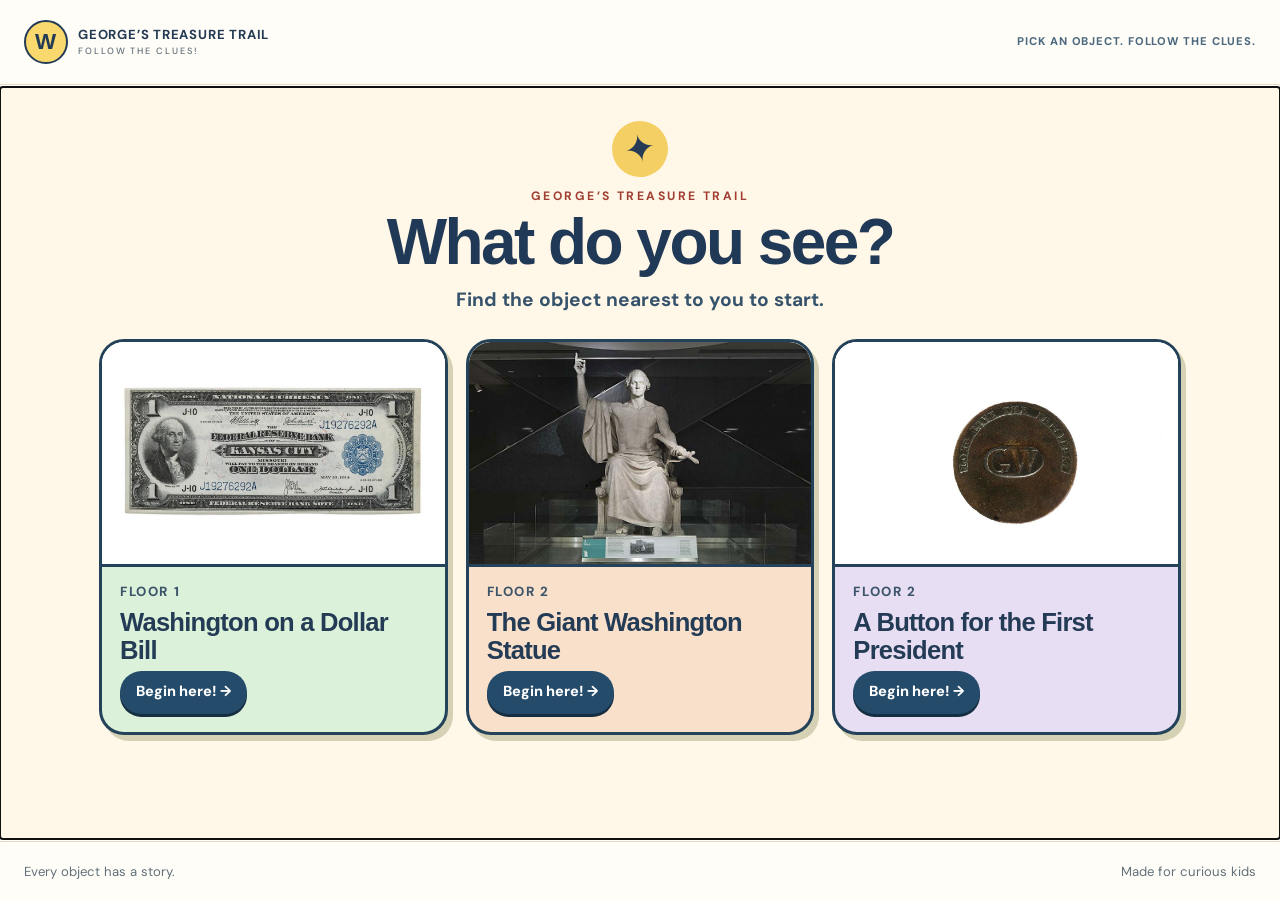
<file: index.html>
<!doctype html>
<html lang="en">
<head>
  <meta charset="utf-8">
  <meta name="viewport" content="width=device-width, initial-scale=1">
  <meta name="theme-color" content="#f4efe5">
  <title>Where Will George Washington Take You?</title>
  <link rel="stylesheet" href="style.css">
  <script src="script.js" defer></script>
</head>
<body>
  <header class="site-header"><a class="brand" href="#" id="home-link" aria-label="Pick a new first object"><span class="brand-mark">W</span><span>GEORGE’S TREASURE TRAIL <small>FOLLOW THE CLUES!</small></span></a><span class="header-note">Pick an object. Follow the clues.</span></header>
  <main id="app" tabindex="-1"><p class="loading">Opening the collection…</p></main>
  <footer class="site-footer"><span>Every object has a story.</span><span>Made for curious kids</span></footer>
</body>
</html>
</file>
<file: style.css>
@import url('https://fonts.googleapis.com/css2?family=DM+Sans:wght@400;500;600;700&family=Playfair+Display:wght@500;600;700&display=swap');
:root{--paper:#f4efe5;--cream:#fffdf8;--ink:#172a3c;--muted:#62707b;--blue:#315d75;--blue2:#d8e4e8;--red:#934b43;--gold:#bf9653;--line:#d8d0c1;--shadow:0 16px 40px #172a3c14}*{box-sizing:border-box}html{scroll-behavior:smooth}body{margin:0;background:var(--paper);color:var(--ink);font-family:'DM Sans',Arial,sans-serif;line-height:1.55}button,a{font:inherit}button{cursor:pointer}a{color:var(--blue)}button:focus-visible,a:focus-visible{outline:3px solid var(--gold);outline-offset:4px}.site-header,.site-footer{display:flex;justify-content:space-between;align-items:center;gap:1rem;padding:20px max(24px,calc((100vw - 1240px)/2));border-bottom:1px solid var(--line)}.site-footer{border-top:1px solid var(--line);border-bottom:0;color:var(--muted);font-size:.82rem}.brand{display:flex;align-items:center;gap:10px;color:var(--ink);text-decoration:none;font-weight:700;font-size:.75rem;letter-spacing:.13em;line-height:1.2}.brand small{display:block;font-size:.57rem;font-weight:500;letter-spacing:.21em;color:var(--muted);margin-top:4px}.brand-mark{display:grid;place-items:center;width:38px;height:38px;border:1px solid var(--red);border-radius:50%;font:600 1.4rem Georgia,serif;color:var(--red)}.header-note{text-transform:uppercase;color:var(--muted);letter-spacing:.15em;font-size:.65rem}main{min-height:calc(100vh - 148px)}.shell{max-width:1240px;margin:auto;padding:34px 24px 70px}.eyebrow{text-transform:uppercase;letter-spacing:.2em;color:var(--red);font-weight:700;font-size:.69rem}.display{font:600 clamp(2.7rem,6vw,5.7rem)/1.05 'Playfair Display',Georgia,serif;letter-spacing:-.045em;margin:16px 0 24px}.section-title{font:600 clamp(2rem,4vw,3.2rem)/1.14 'Playfair Display',Georgia,serif;letter-spacing:-.03em;margin:12px 0 14px}.lead{font-size:clamp(1rem,1.7vw,1.2rem);color:#3f5260;max-width:620px}.button{border:0;border-radius:100px;background:var(--ink);color:#fff;padding:15px 25px;display:inline-flex;align-items:center;gap:16px;font-weight:700;text-decoration:none;box-shadow:0 8px 20px #172a3c20;transition:transform .2s,background .2s}.button:hover{transform:translateY(-2px);background:var(--blue)}.button.secondary{background:transparent;color:var(--ink);border:1px solid var(--ink);box-shadow:none}.button.red{background:var(--red)}.text-button{background:none;border:0;color:var(--blue);text-decoration:underline;padding:0}.intro{display:grid;grid-template-columns:1fr 1fr;align-items:center;gap:7%;min-height:70vh}.intro-copy{padding:30px 0}.intro-copy .lead{margin-bottom:34px}.intro-art{position:relative;min-height:530px;border-radius:220px 220px 16px 16px;background:radial-gradient(circle at 50% 40%,#f6ead1 0 22%,transparent 23%),linear-gradient(145deg,#dbe5e5,#b9ced2);overflow:hidden;box-shadow:var(--shadow)}.intro-art:before,.intro-art:after{content:'';position:absolute;border:1px solid #ffffff91;border-radius:50%;width:470px;height:470px;top:35px;left:50%;transform:translateX(-50%)}.intro-art:after{width:335px;height:335px;top:102px}.intro-compass{position:absolute;inset:0;display:grid;place-items:center;font:700 12rem 'Playfair Display',Georgia,serif;color:#345a688a}.art-chip{position:absolute;background:var(--cream);border:1px solid #ffffffb8;box-shadow:var(--shadow);border-radius:14px;padding:12px 15px;font-size:.75rem;font-weight:700}.art-chip:nth-child(2){left:5%;top:18%}.art-chip:nth-child(3){right:5%;top:25%}.art-chip:nth-child(4){left:10%;bottom:18%}.art-chip:nth-child(5){right:8%;bottom:13%}.intro-caption{margin-top:18px;color:var(--muted);font-size:.8rem}.topline{display:flex;justify-content:space-between;align-items:end;gap:20px;margin-bottom:22px}.map-layout{display:grid;grid-template-columns:minmax(0,1fr) 265px;gap:24px}.network-panel{background:#e9e7db;border:1px solid var(--line);border-radius:22px;min-height:650px;position:relative;overflow:hidden;background-image:radial-gradient(#c7c9bc 1px,transparent 1px);background-size:25px 25px}.network-inner{position:relative;min-width:780px;height:650px}.network-lines{position:absolute;inset:0;width:100%;height:100%;pointer-events:none}.network-lines line{stroke:#9ab0b5;stroke-width:2;stroke-dasharray:5 6}.root-node{position:absolute;left:50%;top:50%;transform:translate(-50%,-50%);z-index:2;width:158px;height:158px;background:var(--ink);border:7px solid var(--paper);border-radius:50%;box-shadow:0 12px 35px #172a3c33;color:white;display:grid;place-content:center;text-align:center;font:600 1.25rem/1.2 'Playfair Display',Georgia,serif}.root-node span{font:700 .55rem 'DM Sans',sans-serif;letter-spacing:.17em;color:#d9c29b;margin-bottom:8px}.network-card{position:absolute;z-index:3;width:154px;min-height:147px;background:var(--cream);border:1px solid #d2cdc2;border-radius:14px;box-shadow:0 8px 20px #26384920;padding:0;overflow:hidden;text-align:left;transition:transform .2s,box-shadow .2s}.network-card:hover{transform:translateY(-5px);box-shadow:0 14px 26px #26384930}.network-card img{width:100%;height:74px;object-fit:cover;background:#e2ded2}.network-card strong,.network-card small{display:block;padding:0 10px}.network-card strong{font-size:.72rem;line-height:1.2;margin:8px 0 3px}.network-card small{font-size:.61rem;color:var(--muted);padding-bottom:9px}.map-note{background:var(--cream);border:1px solid var(--line);border-radius:20px;padding:25px;align-self:start;box-shadow:var(--shadow)}.map-note h3{font:600 1.4rem 'Playfair Display',Georgia,serif;margin:8px 0}.map-note p{font-size:.88rem;color:var(--muted)}.legend{display:grid;gap:9px;margin-top:24px;font-size:.75rem;color:var(--muted)}.legend div{display:flex;align-items:center;gap:9px}.dot{width:13px;height:13px;border-radius:50%;background:var(--ink)}.dot.object{background:var(--cream);border:2px solid var(--blue)}.dot.concept{background:var(--gold)}.progress-row{display:flex;justify-content:space-between;align-items:center;gap:16px;margin:8px 0 22px}.progress-track{display:flex;gap:6px}.progress-track span{height:5px;width:35px;background:#d6d2c8;border-radius:10px}.progress-track span.active{background:var(--red)}.object-layout{display:grid;grid-template-columns:minmax(0,1.02fr) minmax(0,.98fr);gap:35px}.object-visual{background:#dce5e5;border-radius:24px;overflow:hidden;min-height:480px;display:grid;place-items:center;border:1px solid var(--line)}.object-visual img{width:100%;height:100%;max-height:600px;object-fit:cover}.object-detail{padding:10px 0}.object-detail .section-title{font-size:clamp(2rem,3.8vw,3.5rem)}.museum-line{color:var(--red);font-weight:700;font-size:.87rem;letter-spacing:.04em}.description{color:#425460;font-size:1rem;max-width:570px}.metadata{border-top:1px solid var(--line);padding-top:18px;margin-top:24px;display:grid;grid-template-columns:90px 1fr;gap:12px;font-size:.82rem}.metadata dt{color:var(--muted)}.metadata dd{margin:0}.tags{display:flex;gap:6px;flex-wrap:wrap}.tag{display:inline-block;background:#e5e9e7;border-radius:100px;padding:5px 10px;font-size:.72rem;color:#405763}.source-note{color:var(--muted);font-size:.72rem;margin-top:20px}.choices{margin-top:40px;border-top:1px solid var(--line);padding-top:27px}.choices h3{font:600 1.6rem 'Playfair Display',Georgia,serif;margin:0 0 7px}.choices p{color:var(--muted);font-size:.85rem;margin:0 0 17px}.choice-grid{display:grid;grid-template-columns:repeat(3,1fr);gap:10px}.choice{min-height:124px;border:1px solid #c9c7be;border-radius:15px;background:var(--cream);text-align:left;padding:18px;color:var(--ink);transition:border-color .2s,transform .2s,box-shadow .2s}.choice:hover{border-color:var(--red);transform:translateY(-3px);box-shadow:var(--shadow)}.choice .choice-number{font-size:.66rem;color:var(--red);letter-spacing:.14em;font-weight:700}.choice strong{display:block;font:600 1.17rem 'Playfair Display',Georgia,serif;margin:8px 0 5px}.choice small{color:var(--muted);font-size:.72rem}.final-hero{text-align:center;max-width:750px;margin:15px auto 35px}.final-hero p{color:var(--muted)}.stats{display:flex;justify-content:center;gap:10px;flex-wrap:wrap;margin:23px 0}.stat{background:var(--cream);border:1px solid var(--line);border-radius:10px;padding:9px 16px;font-size:.82rem}.stat strong{color:var(--red)}.journey-scroll{overflow-x:auto;padding:12px 4px 35px}.journey-path{min-width:max-content;display:flex;align-items:center;gap:0;margin:auto;width:max-content}.path-root,.path-object,.path-concept{animation:reveal .5s both;flex-shrink:0}.path-root{width:132px;height:132px;border-radius:50%;display:grid;place-content:center;text-align:center;color:#fff;background:var(--ink);font:600 1.15rem/1.15 'Playfair Display',Georgia,serif}.path-root small{font:700 .57rem 'DM Sans',sans-serif;letter-spacing:.15em;color:#e2c994;margin-bottom:6px}.path-object{width:150px;background:var(--cream);border:1px solid var(--line);border-radius:14px;overflow:hidden;box-shadow:var(--shadow);align-self:stretch}.path-object img{width:100%;height:95px;object-fit:cover}.path-object div{padding:9px}.path-object strong{font-size:.76rem;line-height:1.25;display:block}.path-object small{font-size:.64rem;color:var(--muted)}.path-object.away{border-color:#b9cbd1}.path-concept{background:#efe1c6;border:1px solid #d6ba84;border-radius:100px;padding:9px 13px;max-width:120px;text-align:center;font-size:.7rem;font-weight:700;color:#71542c;line-height:1.2}.path-line{width:28px;height:2px;background:#bda982;flex-shrink:0}.final-actions{text-align:center;margin-top:20px}.final-list{margin:25px auto 0;max-width:750px;color:var(--muted);font-size:.84rem}.final-list strong{color:var(--ink)}.loading{padding:60px;text-align:center}.error{max-width:680px;margin:60px auto;background:var(--cream);padding:30px;border-radius:15px}@keyframes reveal{from{opacity:0;transform:translateY(15px)}to{opacity:1;transform:translateY(0)}}@media(max-width:900px){.map-layout{grid-template-columns:1fr}.network-panel{overflow-x:auto}.map-note{order:-1}.intro{grid-template-columns:1fr}.intro-art{min-height:360px}.object-layout{grid-template-columns:1fr}.object-visual{min-height:330px}.object-visual img{max-height:440px}.choice-grid{grid-template-columns:1fr}}@media(max-width:600px){.site-header,.site-footer{padding-left:18px;padding-right:18px}.header-note{display:none}.shell{padding:20px 18px 55px}.intro{min-height:auto}.intro-copy{padding:25px 0}.intro-art{min-height:310px}.intro-compass{font-size:8rem}.art-chip{font-size:.62rem}.topline{display:block}.network-panel,.network-inner{height:610px;min-height:610px}.object-visual{min-height:280px}.metadata{grid-template-columns:75px 1fr}.progress-row{align-items:start;flex-direction:column}.site-footer{font-size:.72rem}}
.scroll-hint{font-size:.75rem;margin:6px 0 0}
/* Expanding collection map */
.network-inner{width:1130px;min-width:1130px;height:710px}
.network-panel{min-height:710px;overflow:auto}
.network-lines{width:1130px;height:710px}
.network-lines .ray{stroke:#aebfc0;stroke-dasharray:5 7;stroke-width:1.5}
.network-lines .chosen{stroke:var(--red);stroke-dasharray:none;stroke-width:3;stroke-linecap:round}
.network-lines .edge-label{font:700 12px 'DM Sans',Arial,sans-serif;fill:#733a35;paint-order:stroke;stroke:#f4efe5;stroke-width:5px;stroke-linejoin:round}
.root-node{left:465px;top:340px}
.network-card.visited{border:2px solid var(--red);box-shadow:0 7px 24px #934b4338}
.network-card.discovered{border-color:var(--blue)}
.map-caption{font-size:.75rem;color:var(--muted);margin:8px 3px}
.live-map{margin-bottom:35px}
.live-map-head{display:flex;justify-content:space-between;align-items:end;gap:24px;margin:0 0 15px}
.live-map-head h2{font:600 1.55rem 'Playfair Display',Georgia,serif;margin:5px 0 0}
.live-map-head p{max-width:365px;font-size:.79rem;color:var(--muted);margin:0}
.live-map .network-panel{height:420px;min-height:420px}
.map-preview{background:var(--cream);border:1px solid var(--line);border-radius:0 0 12px 12px;padding:12px 18px;font-size:.79rem;color:var(--muted);min-height:48px}
.map-preview strong{color:var(--ink)}
.preview-visited{display:inline-block;background:#f2e2dc;border-radius:20px;color:var(--red);font-weight:700;padding:2px 8px;margin-left:8px}
.path-concept small{display:block;font-size:.57rem;font-weight:500;color:#796c55;margin-top:5px}
.path-finish{flex-shrink:0;width:150px;height:132px;border-radius:16px;background:var(--blue);color:#fff;display:grid;place-content:center;text-align:center;font:600 1.12rem/1.2 'Playfair Display',Georgia,serif;box-shadow:var(--shadow);animation:reveal .5s 1.4s both}
.path-finish small{font:700 .53rem 'DM Sans',sans-serif;letter-spacing:.12em;color:#e9d6a8;margin-bottom:7px}
@media(max-width:900px){.live-map-head{display:block}.live-map-head p{margin-top:8px}.map-layout{display:flex;flex-direction:column}.map-note{order:0}}
/* National Museum of American History physical orientation map */
.physical-map{margin:26px 0 40px;background:var(--cream);border:1px solid var(--line);border-radius:22px;padding:24px;box-shadow:var(--shadow)}
.floor-map-head{display:flex;justify-content:space-between;align-items:end;gap:20px;margin-bottom:18px}
.floor-map-head h2{font:600 1.7rem 'Playfair Display',Georgia,serif;margin:4px 0 0}
.floor-tabs{display:flex;gap:5px;background:#e9e5dc;border-radius:100px;padding:5px}
.floor-tabs button{border:0;background:transparent;border-radius:100px;padding:8px 14px;font-size:.79rem;font-weight:700;color:var(--muted)}
.floor-tabs button.selected{background:var(--ink);color:#fff}
.physical-map-grid{display:grid;grid-template-columns:minmax(0,1.8fr) minmax(250px,.8fr);gap:20px}
.floor-plan{position:relative;border:1px solid #bbc9c5;border-radius:13px;padding:0 20px;background:#e7ece8;min-height:390px;overflow:hidden}
.street{text-align:center;font-size:.67rem;font-weight:700;letter-spacing:.17em;color:#577168;padding:12px}
.street.north{border-bottom:2px dashed #a3b8ae}.street.south{border-top:2px dashed #a3b8ae}
.floor-zones{display:grid;grid-template-columns:repeat(3,1fr);gap:9px;margin:20px 0 0}
.zone{min-height:184px;background:#f9f7f0;border:2px solid #adbab8;border-radius:7px;padding:19px 12px;display:flex;flex-direction:column;align-items:flex-start;position:relative}
.zone.center{background:#e4ddd0}.zone.featured{background:#f4e6d8;border-color:var(--red)}
.zone small{font-size:.64rem;font-weight:700;color:var(--red);letter-spacing:.15em}
.zone strong{font:600 clamp(1rem,1.7vw,1.4rem)/1.2 'Playfair Display',Georgia,serif;margin:12px 0 7px}
.zone span{font-size:.73rem;color:var(--muted)}
.gallery-pin{border:0;border-radius:100px;background:var(--red);color:#fff;font-weight:700;font-size:.67rem;padding:8px 10px;margin-top:auto;box-shadow:0 3px 9px #934b433b}
.gallery-pin:hover{background:#713730}
.center-corridor{text-align:center;background:#d5d0c5;border:1px solid #bfb7a8;border-radius:4px;margin:10px 0 14px;padding:8px;font-size:.65rem;letter-spacing:.15em;font-weight:700;color:#53606a}
.entrance-row{text-align:center;height:35px}.entrance-badge,.upstairs-badge{display:inline-block;background:var(--blue);color:white;border-radius:100px;padding:6px 13px;font-size:.65rem;letter-spacing:.1em;font-weight:700}.upstairs-badge{background:#607177}
.gallery-list{border:1px solid var(--line);border-radius:13px;padding:20px;background:#f7f2e8;min-height:390px}
.gallery-list h3{font:600 1.35rem 'Playfair Display',Georgia,serif;margin:10px 0}
.gallery-list p{color:var(--muted);font-size:.79rem}
.gallery-object{display:flex;align-items:center;gap:9px;width:100%;border:1px solid var(--line);border-radius:9px;background:#fff;text-align:left;padding:5px;margin-top:7px;color:var(--ink)}
.gallery-object:hover{border-color:var(--red)}
.gallery-object img{width:43px;height:43px;object-fit:cover;border-radius:5px}
.gallery-object strong,.gallery-object small{display:block;line-height:1.2}.gallery-object strong{font-size:.72rem}.gallery-object small{font-size:.62rem;color:var(--red);margin-top:3px}
.gallery-preview{border-top:1px solid var(--line);padding-top:10px}
.unlocated{border-top:1px solid var(--line);padding-top:18px;margin-top:22px}
.unlocated h3{font:600 1.25rem 'Playfair Display',Georgia,serif;margin:0}.unlocated p{font-size:.79rem;color:var(--muted)}
.unlocated>div{display:flex;flex-wrap:wrap;gap:8px}.unlocated button{border:1px solid var(--line);background:#fff;border-radius:9px;padding:10px 13px;color:var(--ink);font-size:.75rem;text-align:left}.unlocated button span{color:var(--red);margin-left:6px}.unlocated button:hover{border-color:var(--red)}
@media(max-width:850px){.physical-map-grid{grid-template-columns:1fr}.gallery-list{min-height:0}.floor-map-head{display:block}.floor-tabs{width:max-content;margin-top:14px}}
@media(max-width:520px){.physical-map{padding:13px}.floor-plan{padding:0 8px;min-height:350px}.floor-zones{gap:4px}.zone{padding:9px 5px;min-height:185px}.zone strong{font-size:.85rem}.zone span{font-size:.58rem}.gallery-pin{font-size:.56rem;padding:6px}.street{font-size:.53rem}}
/* Official Smithsonian floor plan, cropped to the selected floor without altering the asset */
.map-image-clip{position:relative;aspect-ratio:2/1;overflow:hidden;background:#fff;border:1px solid var(--line);border-radius:10px}
.map-image-clip img{display:block;width:100%;height:auto;max-width:none}
.map-image-clip.floor-2 img{transform:translateY(-25%)}
.map-image-clip.floor-1 img{transform:translateY(-50%)}
.official-gallery-pin{position:absolute;left:69%;top:19%;border:3px solid #fff;border-radius:100px;background:var(--red);color:#fff;font-size:.7rem;font-weight:700;padding:10px 14px;box-shadow:0 5px 17px #172a3c55}
.official-gallery-pin:hover{background:#713730}
@media(max-width:600px){.official-gallery-pin{font-size:.56rem;padding:6px 8px;border-width:2px;left:65%;top:17%}}
html{scroll-behavior:auto}
.entrance-picker{border-bottom:1px solid var(--line);padding-bottom:20px;margin-bottom:20px}
.entrance-options{display:grid;grid-template-columns:repeat(2,minmax(0,1fr));gap:10px;margin-top:10px}
.entrance-options button{text-align:left;border:1px solid var(--line);border-radius:12px;background:#fff;padding:13px 15px;color:var(--ink)}
.entrance-options button.selected{border:2px solid var(--red);background:#fbf1e9;padding:12px 14px}
.entrance-options strong,.entrance-options small{display:block}
.entrance-options strong{font-size:.88rem}.entrance-options small{font-size:.7rem;color:var(--muted);margin-top:4px}
.map-image-clip.floor-1 .official-gallery-pin{left:31%;top:62%}
.map-image-clip.floor-2 .official-gallery-pin{left:17%;top:47%}
@media(max-width:600px){.entrance-options{grid-template-columns:1fr}.map-image-clip.floor-1 .official-gallery-pin{left:24%;top:60%}.map-image-clip.floor-2 .official-gallery-pin{left:15%;top:45%}}

/* Dense object view for laptop screens */
.shell:has(.object-layout){padding-top:18px}
.shell:has(.object-layout) .progress-row{margin:0 0 12px}
.object-map-disclosure{margin:0 0 16px;border:1px solid var(--line);border-radius:12px;background:var(--cream)}
.object-map-disclosure summary{padding:8px 14px;color:var(--blue);font-size:.78rem;font-weight:700;cursor:pointer}
.object-map-disclosure .physical-map{margin:0;border:0;border-top:1px solid var(--line);border-radius:0 0 12px 12px}
.object-layout{grid-template-columns:minmax(250px,.72fr) minmax(0,1.28fr);gap:25px;align-items:start}
.object-visual{height:330px;min-height:0;position:relative;border-radius:15px;background:#e9e5db}
.object-visual img{height:100%;max-height:none;object-fit:contain}
.image-credit{position:absolute;right:9px;bottom:8px;border-radius:30px;background:#fffdf8e8;padding:3px 9px;font-size:.65rem;font-weight:700;text-decoration:none}
.object-detail{padding:0}
.object-detail .section-title{font-size:clamp(1.8rem,2.6vw,2.55rem);margin:5px 0 7px}
.museum-line{margin:0;font-size:.79rem}
.description{margin:10px 0;font-size:.87rem;line-height:1.42}
.metadata{grid-template-columns:77px 1fr;gap:6px;margin-top:12px;padding-top:10px;font-size:.75rem;line-height:1.35}
.tag{padding:3px 7px;font-size:.65rem}
.object-detail>p:has(a){margin:10px 0 2px;font-size:.78rem}
.source-note{margin:6px 0 0;font-size:.67rem;line-height:1.35}
.choices{margin-top:16px;padding-top:13px}
.choices h3{font-size:1.26rem;margin-bottom:4px}
.choices p{font-size:.73rem;margin-bottom:11px;line-height:1.35}
.choice-grid{gap:7px}
.choice{min-height:94px;padding:10px;border-radius:11px}
.choice .choice-number{font-size:.57rem}
.choice strong{font-size:.91rem;line-height:1.2;margin:5px 0 4px}
.choice small{font-size:.62rem}
.gallery-list{min-height:0}
.gallery-object-scroll{max-height:355px;overflow-y:auto;padding-right:4px}
.official-gallery-pin{font-size:.62rem;padding:6px 9px;border-width:2px;white-space:nowrap;transform:translate(-50%,-50%)}
.official-gallery-pin.selected{background:var(--ink)}
.official-gallery-pin span{display:inline-grid;place-items:center;margin-left:4px;background:#fff;color:var(--red);border-radius:50%;width:17px;height:17px}
.map-image-clip .official-gallery-pin[data-pin="value-of-money"]{left:31%;top:62%}
.map-image-clip .official-gallery-pin[data-pin="washington-sculpture"]{left:17%;top:47%}
.map-image-clip .official-gallery-pin[data-pin="american-democracy"]{left:32%;top:78%}
.map-image-clip .official-gallery-pin[data-pin="price-of-freedom"]{left:69%;top:19%}
.map-image-clip .official-gallery-pin[data-pin="american-presidency"]{left:50%;top:75%}
@media(max-width:900px){.object-layout{grid-template-columns:1fr}.object-visual{height:265px}.choice-grid{grid-template-columns:repeat(3,minmax(0,1fr))}}
@media(max-width:600px){.object-visual{height:225px}.choice-grid{grid-template-columns:1fr}.official-gallery-pin{font-size:.53rem;padding:4px 6px}.official-gallery-pin span{width:14px;height:14px}.map-image-clip .official-gallery-pin[data-pin="american-democracy"]{left:36%;top:78%}}

/* A playful first screen and simple floor guide */
body{background:#f8f3e8}
.kid-start{padding-top:30px}
.start-heading{text-align:center;max-width:820px;margin:0 auto 22px}
.start-heading .display{font-size:clamp(2.3rem,4.5vw,4.4rem);line-height:1.08;margin:9px 0 11px}
.start-heading p{font-size:1.08rem;line-height:1.45;color:#40505e;margin:0 auto;max-width:650px}
.start-cards{display:grid;grid-template-columns:repeat(3,minmax(0,1fr));gap:16px;margin-bottom:26px}
.start-card{display:flex;flex-direction:column;overflow:hidden;text-align:left;padding:0;border:2px solid #d7cfc0;border-radius:22px;background:#fffdf8;color:var(--ink);box-shadow:0 7px 18px #172a3c13;transition:transform .2s,border-color .2s,box-shadow .2s}
.start-card:hover{transform:translateY(-4px);border-color:var(--red);box-shadow:0 13px 25px #172a3c20}
.start-card-image{height:155px;background:#e9e5db;display:grid;place-items:center;overflow:hidden;width:100%}
.start-card-image img{height:100%;width:100%;object-fit:contain}
.start-card-copy{padding:15px 18px 17px;display:flex;flex-direction:column;gap:6px;flex:1;width:100%}
.start-card-floor{font-size:.71rem;letter-spacing:.12em;font-weight:800;color:var(--red)}
.start-card strong{font:700 1.28rem/1.16 'Playfair Display',Georgia,serif}
.start-card small{font-size:.78rem;line-height:1.35;color:#455461;flex:1}
.start-card-action{display:block;align-self:flex-start;margin-top:6px;padding:8px 13px;border-radius:50px;background:var(--red);color:#fff;font-size:.78rem;font-weight:800}
.play-map{border:2px solid #d7cfc0;border-radius:24px;background:#fffdf8;padding:20px;box-shadow:0 10px 25px #172a3c0d}
.play-map-heading{display:flex;align-items:end;justify-content:space-between;gap:22px;margin-bottom:15px}
.play-map-heading h2{font:700 1.75rem/1.1 'Playfair Display',Georgia,serif;margin:3px 0}
.play-map-heading p{font-size:.76rem;line-height:1.35;color:var(--muted);max-width:265px;margin:0}
.play-map-grid{display:grid;grid-template-columns:minmax(0,1.35fr) minmax(250px,.65fr);gap:17px}
.play-building{background:#ebf3ef;border:2px solid #b8d0c6;border-radius:19px;padding:12px;position:relative}
.play-floor{display:flex;align-items:center;gap:12px;padding:9px;border-radius:14px;background:#fffdf9;margin-bottom:8px;border:1px solid #d7e4dc}
.play-floor-number{width:43px;height:43px;flex:none;border-radius:13px;background:#24485a;color:#fff;display:flex;flex-direction:column;align-items:center;justify-content:center;font:800 1.25rem/1 'DM Sans',sans-serif}
.play-floor-number small{font-size:.48rem;letter-spacing:.08em;margin-top:2px}
.play-rooms{display:flex;gap:8px;flex:1}
.play-room{display:flex;align-items:center;gap:9px;flex:1;min-height:61px;padding:7px 10px;border:2px solid transparent;border-radius:13px;text-align:left;color:#203344;font-size:.85rem;font-weight:800;line-height:1.12}
.play-room small{display:block;color:#496070;font-size:.64rem;font-weight:600;margin-top:3px}
.play-room.mint{background:#cfe9d6}.play-room.peach{background:#f4d3bc}.play-room.lavender{background:#ded6f1}.play-room.blue{background:#cfe3ef}.play-room.yellow{background:#f5e6a7}
.play-room.selected,.play-room:hover{border-color:#24485a;box-shadow:0 3px 0 #24485a}
.room-icon{font-size:1.5rem;line-height:1;flex:none}
.play-map-end{display:flex;align-items:center;gap:8px;justify-content:center;color:#765626;font-weight:800;font-size:.83rem;padding:5px}
.play-map-end:first-letter{font-size:1.3rem}
.play-map-results{background:#f8f1df;border:1px solid #e4d4ae;border-radius:16px;padding:16px;min-height:245px}
.play-map-results h3{font:700 1.4rem/1.15 'Playfair Display',Georgia,serif;margin:2px 0 7px}
.play-map-results p{font-size:.77rem;line-height:1.35;margin:0 0 9px;color:#4a5963}
.play-map-prompt{display:flex;flex-direction:column;justify-content:center;text-align:center;align-items:center}
.prompt-star{font-size:3.5rem;line-height:1;color:#c09143}
.play-object-list{max-height:230px;overflow:auto;display:grid;gap:7px}
.play-object{display:flex;gap:8px;align-items:center;background:#fff;border-radius:9px;padding:5px}
.play-object img{height:44px;width:52px;object-fit:contain;flex:none}
.play-object strong{display:block;font-size:.74rem;line-height:1.18}
.play-object small{display:block;font-size:.64rem;line-height:1.25;color:#53626d;margin-top:2px}
.kid-object .object-layout{grid-template-columns:minmax(270px,.75fr) minmax(0,1.25fr);gap:24px}
.kid-object .object-visual{height:355px;border:3px solid #fff;border-radius:20px;box-shadow:0 6px 20px #172a3c18}
.kid-object .object-detail .section-title{font-size:clamp(2rem,2.9vw,2.8rem)}
.kid-object .description{font-size:1.04rem;line-height:1.45;margin:11px 0 12px;color:#304558}
.kid-place{display:flex;align-items:center;gap:9px;background:#e8f2ec;border-radius:12px;padding:10px 13px;font-size:.85rem;color:#2d554b}
.kid-place>span{font-size:1.4rem;line-height:1}
.kid-object .choices{margin-top:17px;padding-top:13px}
.kid-object .choices h2{font:700 1.5rem/1.1 'Playfair Display',Georgia,serif;margin:0 0 4px}
.kid-object .choices p{font-size:.86rem;margin:0 0 10px}
.kid-object .choice{min-height:125px;padding:12px;border-width:2px}
.kid-object .choice strong{font-size:1.1rem}
.kid-object .choice small{font-size:.72rem;line-height:1.2}
.choice-place{display:block;margin-top:7px;color:var(--red);font-size:.65rem;font-weight:800}
.object-facts{border-top:1px solid var(--line);margin-top:17px;padding:10px 0;color:#435462;font-size:.78rem}
.object-facts summary{cursor:pointer;font-size:.83rem;font-weight:800;color:var(--blue)}
.object-facts dl{display:grid;grid-template-columns:80px 1fr;gap:5px;margin:12px 0}
.object-facts dt{font-weight:800}.object-facts dd{margin:0}
.object-facts p{margin:5px 0;font-size:.72rem}
.kid-object .object-map-disclosure{margin-top:19px}
.kid-object .object-map-disclosure summary{font-size:.85rem;font-weight:800;padding:11px 15px}
.kid-object .object-map-disclosure .play-map{border:0;box-shadow:none}
.path-finish{width:132px;height:132px;border-radius:50%;background:#f2d782;color:#5d431c;display:grid;place-content:center;text-align:center;flex:none;font:700 1.1rem/1.15 'Playfair Display',Georgia,serif;border:4px solid #fff;box-shadow:0 6px 20px #172a3c20}
.path-finish small{font:800 .58rem 'DM Sans',sans-serif;letter-spacing:.1em;margin-bottom:4px}
@media(max-width:900px){.start-cards{grid-template-columns:repeat(3,minmax(0,1fr))}.start-card-image{height:120px}.kid-object .object-layout{grid-template-columns:1fr}.kid-object .object-visual{height:260px}.play-map-grid{grid-template-columns:1fr}.play-map-results{min-height:0}}
@media(max-width:650px){.start-cards{grid-template-columns:1fr}.start-card{flex-direction:row;min-height:130px}.start-card-image{height:auto;width:35%;flex:none}.start-card-copy{padding:12px}.start-card strong{font-size:1.05rem}.start-card small{font-size:.7rem}.start-card-action{font-size:.68rem;padding:6px 10px}.play-map-heading{display:block}.play-map-heading p{max-width:none;margin-top:8px}.play-floor{gap:7px;padding:6px}.play-rooms{flex-direction:column}.play-room{min-height:46px}.room-icon{font-size:1.2rem}.kid-object .object-visual{height:220px}.kid-object .choice-grid{grid-template-columns:1fr}.kid-object .choice{min-height:0}.start-heading .display{font-size:2.3rem}}
.kid-finale .final-hero{margin:4px auto 22px}
.kid-finale .final-hero p{font-size:1rem}
.kid-journey-grid{display:grid;grid-template-columns:repeat(5,minmax(0,1fr));gap:11px}
.kid-journey-card{position:relative;display:flex;flex-direction:column;align-items:stretch;border:2px solid #d7cfc0;border-radius:16px;background:#fffdf8;overflow:hidden;min-width:0}
.journey-number{position:absolute;top:8px;left:8px;z-index:2;display:grid;place-items:center;width:30px;height:30px;border-radius:50%;background:var(--red);color:#fff;font-weight:800}
.kid-journey-card img{width:100%;height:130px;object-fit:contain;background:#eee9dc}
.kid-journey-card strong{font:700 1rem/1.2 'Playfair Display',Georgia,serif;padding:10px 10px 0}
.kid-journey-card small{font-size:.65rem;color:#526471;padding:5px 10px;flex:1}
.journey-idea{background:#e7f0ea;padding:8px 10px;font-size:.66rem;line-height:1.2;font-weight:800;color:#2d554b}
.discovery-finish{display:flex;align-items:center;justify-content:center;gap:15px;max-width:480px;margin:22px auto 5px;padding:14px 19px;border-radius:18px;background:#f6df9d;color:#5a441d;text-align:left}
.discovery-finish>span{font-size:3rem;line-height:1}
.discovery-finish strong,.discovery-finish small{display:block}
.discovery-finish strong{font:700 1.25rem 'Playfair Display',Georgia,serif}
.discovery-finish small{font-size:.72rem;line-height:1.3;margin-top:4px}
@media(max-width:750px){.kid-journey-grid{grid-template-columns:repeat(2,minmax(0,1fr))}.kid-journey-card:last-child{grid-column:1/-1}}

/* Younger explorers: large choices, bright color, and a floor treasure map */
:root{--paper:#fff7e8;--cream:#fffdf7;--ink:#243b55;--red:#cc5b4b;--blue:#327e9b;--gold:#e3a742}
body{background:#fff7e8}
.site-header{background:#fffdf7;border-bottom:3px solid #ead9bb}
.brand{font-size:.82rem;letter-spacing:.06em}
.brand-mark{width:44px;height:44px;background:#f9d96d;border:2px solid var(--ink);color:var(--ink);font-family:'Arial Rounded MT Bold','Trebuchet MS',sans-serif}
.header-note{font-size:.7rem;letter-spacing:.08em;color:#4d6980;font-weight:800}
.site-footer{background:#fffdf7;border-top:3px solid #ead9bb;font-size:.82rem}
.kid-start{max-width:1130px;padding-top:34px}
.start-heading{margin-bottom:25px}
.start-heading .display,.kid-object .object-detail .section-title,.kid-finale .section-title,.kid-object .choices h2{font-family:'Arial Rounded MT Bold','Trebuchet MS',Arial,sans-serif;font-weight:900;letter-spacing:-.04em}
.start-heading .display{font-size:clamp(2.6rem,5vw,4.5rem);line-height:1.03;margin:4px 0 10px;color:#203956}
.start-heading p{font-size:1.2rem;font-weight:700;color:#36536c}
.start-sparkle{display:inline-grid;place-items:center;width:56px;height:56px;border-radius:50%;background:#f4d064;color:#263b54;font-size:2.4rem;line-height:1;transform:rotate(-12deg)}
.start-cards{gap:18px}
.start-card{border:3px solid #24435b;border-radius:25px;box-shadow:5px 6px 0 #d5d1b4;min-height:360px}
.start-card:nth-child(1){background:#dcf1da}.start-card:nth-child(2){background:#f9e0cb}.start-card:nth-child(3){background:#e7def4}
.start-card:hover{border-color:var(--red);box-shadow:5px 8px 0 #e6b482}
.start-card-image{height:225px;background:#fffdf7;border-bottom:3px solid #24435b}
.start-card-copy{padding:15px 18px 18px;gap:7px;align-items:flex-start}
.start-card-floor{font-size:.83rem;color:#3d556a}
.start-card strong{font:900 clamp(1.25rem,2vw,1.65rem)/1.08 'Arial Rounded MT Bold','Trebuchet MS',Arial,sans-serif;letter-spacing:-.03em}
.start-card-action{margin-top:auto;padding:10px 16px;background:#254b6b;color:#fff;font-size:.91rem;box-shadow:0 3px 0 #162e42}
.kid-object .progress-row{margin-bottom:15px}
.kid-object .progress-row .eyebrow{font-size:.9rem;letter-spacing:.1em}
.kid-object .progress-track span{height:11px;width:43px;border-radius:40px}
.kid-object .object-layout{gap:30px}
.kid-object .object-visual{height:390px;background:#fffdf7;border:4px solid #24435b;border-radius:24px;box-shadow:6px 7px 0 #d8d7bb}
.kid-object .object-detail .section-title{font-size:clamp(2rem,3.2vw,3rem);line-height:1.05;margin:5px 0 12px}
.kid-object .object-detail>.eyebrow{font-size:.83rem;letter-spacing:.1em}
.kid-object .description{font-size:1.15rem;line-height:1.4;font-weight:600;margin-bottom:16px}
.kid-place{background:#dff2e5;border:2px solid #79b5a0;border-radius:15px;font-size:.95rem;padding:10px 13px}
.kid-object .choices{border-top:0;margin-top:18px;padding-top:0}
.kid-object .choices h2{font-size:1.75rem;color:#203956}
.kid-object .choices p{font-size:.95rem;line-height:1.25;margin-bottom:12px}
.kid-object .choice-grid{gap:10px}
.kid-object .choice{min-height:190px;border:3px solid #24435b;border-radius:18px;padding:10px;background:#fffdf7;box-shadow:3px 4px 0 #e0d5bd}
.kid-object .choice:nth-child(1){background:#fff0c6}.kid-object .choice:nth-child(2){background:#e0f0e3}.kid-object .choice:nth-child(3){background:#e7e0f5}
.kid-object .choice-number{font-size:.7rem;color:#394f65}
.choice-thumb{display:block;width:100%;height:58px;object-fit:contain;background:#ffffffb0;border-radius:9px;margin:6px 0}
.kid-object .choice strong{font:900 .99rem/1.12 'Arial Rounded MT Bold','Trebuchet MS',Arial,sans-serif;margin:4px 0 5px}
.kid-object .choice small{font-size:.72rem;font-weight:700;color:#42576b}
.kid-object .choice-place{font-size:.66rem;margin-top:5px;color:#a13e33}
.object-facts{margin-top:17px;border-top:2px dashed #d4c7ae}
.object-facts summary{font-size:.85rem}
.kid-finale .final-hero{margin:0 auto 16px}
.kid-finale .section-title{font-size:clamp(2.7rem,5vw,4.1rem);margin:3px 0 8px}
.kid-finale .final-hero p{font-size:1.12rem;font-weight:700;color:#40576d}
.treasure-map{position:relative;width:100%;aspect-ratio:1000/760;min-height:690px;overflow:hidden;border:5px solid #9e7646;border-radius:26px;background:repeating-linear-gradient(24deg,#fdf1d0 0 34px,#fcf0ce 34px 68px);box-shadow:8px 9px 0 #d5c6a8}
.treasure-map::before{content:'✦';position:absolute;left:3%;top:2%;color:#dcaa53;font-size:3rem;opacity:.5}
.treasure-map::after{content:'✦';position:absolute;right:5%;top:4%;color:#dcaa53;font-size:2rem;opacity:.5}
.treasure-band{position:absolute;left:2%;right:2%;height:20%;border:2px dashed #c8ab75;border-radius:20px;background:#fff9e5a9}
.treasure-band>span{position:absolute;left:1%;top:50%;transform:translateY(-50%);display:grid;place-items:center;width:54px;height:54px;border-radius:50%;background:#244b62;color:#fff;font:900 1.5rem/1 'Arial Rounded MT Bold','Trebuchet MS',sans-serif}
.treasure-band small{font-size:.45rem;letter-spacing:.04em}
.band-3{top:21%}.band-2{top:43%}.band-1{top:65%}
.band-3>span{background:#667bb5}.band-2>span{background:#cd7458}.band-1>span{background:#4b9b7b}
.treasure-online{position:absolute;left:2%;top:3%;padding:5px 10px;border-radius:40px;background:#e5eff8;color:#32506c;font-size:.7rem;font-weight:900}
.treasure-trail{position:absolute;inset:0;width:100%;height:100%;pointer-events:none;z-index:1}
.treasure-stop{position:absolute;z-index:2;width:14%;min-width:118px;max-width:145px;transform:translate(-50%,-50%);border:3px solid #28445b;border-radius:15px;background:#fffdf6;box-shadow:3px 5px 0 #bc9b66;text-align:center;padding:6px}
.treasure-stop img{display:block;width:100%;height:55px;object-fit:contain;background:#f6f3e8;border-radius:8px}
.treasure-stop strong{display:block;font:900 .77rem/1.1 'Arial Rounded MT Bold','Trebuchet MS',sans-serif;margin-top:5px}
.treasure-stop small{display:block;font-size:.59rem;color:#51616c;line-height:1.15;margin-top:3px}
.treasure-stop em{display:block;font-style:normal;font-size:.52rem;letter-spacing:.06em;font-weight:900;color:#a2483d;margin-top:5px}
.treasure-number{position:absolute;top:-11px;left:-10px;width:30px;height:30px;display:grid;place-items:center;border-radius:50%;background:#d25847;color:#fff;font-weight:900;font-size:1rem;border:2px solid #fff}
.treasure-star{position:absolute;z-index:3;left:88%;top:92%;width:13%;transform:translate(-50%,-50%);text-align:center;color:#664813}
.treasure-star span{display:block;font-size:3.5rem;line-height:.8;text-shadow:2px 2px 0 #fff}
.treasure-star strong{display:block;font:900 .88rem/1.05 'Arial Rounded MT Bold','Trebuchet MS',sans-serif;background:#f9db77;border:2px solid #946c31;border-radius:20px;padding:3px 5px}
.treasure-note{text-align:center;color:#536576;font-size:.8rem;font-weight:700;margin:19px 0 6px}
.kid-finale .final-actions{margin-top:15px}
.kid-finale .button{font-size:1rem;padding:14px 25px;background:#244b6a}
@media(max-width:900px){.start-card{min-height:310px}.start-card-image{height:165px}.kid-object .object-layout{grid-template-columns:1fr}.kid-object .object-visual{height:285px}.treasure-map{min-height:570px}.treasure-stop{min-width:98px}.treasure-stop img{height:42px}.treasure-stop strong{font-size:.65rem}.treasure-stop small{font-size:.52rem}}
@media(max-width:650px){.start-heading .display{font-size:2.7rem}.start-heading p{font-size:1rem}.start-cards{grid-template-columns:1fr}.start-card{min-height:155px;flex-direction:row}.start-card-image{width:37%;height:auto;border-bottom:0;border-right:3px solid #24435b}.start-card-copy{padding:12px}.start-card strong{font-size:1.15rem}.start-card-action{font-size:.8rem;padding:6px 10px}.kid-object .object-visual{height:220px}.kid-object .choice-grid{grid-template-columns:1fr}.kid-object .choice{display:grid;grid-template-columns:70px 1fr;column-gap:10px;min-height:0;align-items:center}.kid-object .choice-number{grid-column:1/-1}.choice-thumb{grid-column:1;grid-row:2/5;height:68px;margin:0}.kid-object .choice strong,.kid-object .choice small,.kid-object .choice-place{grid-column:2}.treasure-map{aspect-ratio:auto;min-height:0;height:auto;padding:20px 15px 25px;display:flex;flex-direction:column;gap:12px}.treasure-trail,.treasure-band,.treasure-online{display:none}.treasure-stop{position:relative!important;left:auto!important;top:auto!important;transform:none;width:100%;max-width:none;min-width:0;display:grid;grid-template-columns:65px 1fr;gap:3px 10px;text-align:left;padding:8px 10px}.treasure-stop img{grid-row:1/4;height:70px}.treasure-stop strong,.treasure-stop small,.treasure-stop em{grid-column:2;margin:0}.treasure-number{left:-7px;top:-8px}.treasure-star{position:relative;left:auto;top:auto;transform:none;width:100%;margin-top:8px}.treasure-star span{font-size:2.5rem}.treasure-star strong{display:inline-block;font-size:1rem}}
.treasure-map{min-height:0}
.treasure-band>span{top:-20px;left:16px;transform:none;width:58px;height:42px;border-radius:12px;font-size:1.2rem;line-height:.8;z-index:2}
.treasure-band small{font-size:.43rem;line-height:1.1;margin-top:3px}
.band-online>span{background:#5c95ac;font-size:1.2rem}
.kid-object .choice strong{font-size:1.08rem}
.kid-object .choice small{font-size:.78rem}
.kid-object .choice-place{font-size:.72rem}
@media(max-width:650px){.treasure-map{aspect-ratio:auto!important}}
.treasure-band>span{top:-36px;left:50%;transform:translateX(-50%);display:flex;align-items:center;justify-content:center;gap:3px;width:82px;height:31px;border-radius:10px;font-size:1rem;line-height:1}
.treasure-band small{font-size:.48rem;line-height:1;margin:0}
/* Treasure map: each object stays inside its floor, and arrows show visit order. */
.treasure-map::before,.treasure-map::after{display:none}
.treasure-band{left:2%;right:2%;border-radius:18px}
.treasure-band>span{top:10px;left:16px;transform:none;width:90px;height:30px;display:flex;align-items:center;justify-content:center;gap:4px;border-radius:9px;font-size:1rem;line-height:1;z-index:2}
.treasure-band small{font-size:.5rem}
.treasure-stop{height:142px;display:flex;flex-direction:column;align-items:center;justify-content:flex-start;padding:6px 7px;overflow:visible}
.treasure-stop img{height:48px;flex:none}
.treasure-stop strong{font-size:.76rem;line-height:1.08;margin-top:4px;max-height:3.3em;overflow:hidden}
.treasure-stop small{font-size:.59rem;line-height:1.1;margin-top:3px}
.treasure-stop em{font-size:.57rem;line-height:1;margin-top:auto;padding-top:3px}
.treasure-trail line{stroke:#a86446;stroke-width:3;stroke-linecap:round;stroke-dasharray:5 8}


/* Visualization title and key */
.start-heading .eyebrow{display:block;margin-top:10px;font-size:.76rem;color:#a13e33}
.map-legend{display:flex;align-items:center;justify-content:center;gap:12px;flex-wrap:wrap;margin:0 auto 18px;color:#40576d;font-size:.78rem;font-weight:800}
.map-legend>strong{color:#203956;text-transform:uppercase;letter-spacing:.08em}
.map-legend>span{display:flex;align-items:center;gap:5px;padding:6px 9px;border:2px solid #d8c7a5;border-radius:999px;background:#fffdf7}
.legend-number,.legend-floor,.legend-online{display:inline-grid;place-items:center;width:22px;height:22px;border-radius:50%;color:#fff;font-style:normal;font-size:.7rem}
.legend-number{background:#d25847}.legend-arrow{color:#a86446;font-size:1.25rem;line-height:1}.legend-floor{width:19px;height:19px;margin-right:-3px}.floor-1{background:#4b9b7b}.floor-2{background:#cd7458}.floor-3{background:#667bb5}.legend-online{background:#6988a6}


/* Cartoon parchment experiment for the final route */
.kid-finale{max-width:1280px}
.kid-finale .final-hero .eyebrow{display:inline-block;padding:7px 14px;border:2px solid #9b633e;border-radius:999px;background:#f7cc6b;color:#61391f;box-shadow:3px 3px 0 #bd8a4d;transform:rotate(-2deg)}
.kid-finale .section-title{color:#59371f;text-shadow:2px 2px 0 #f4ca75}
.kid-finale .final-hero p{color:#704f32}
.map-legend{color:#62472f}
.map-legend>span{border-color:#b9824d;background:#fff4d2;box-shadow:2px 2px 0 #d0a66e}
.treasure-map{isolation:isolate;border:9px double #7f4e2d;border-radius:34px;background-color:#efd18c;background-image:radial-gradient(circle at 18% 20%,#8d572719 0 2px,transparent 3px),radial-gradient(circle at 78% 68%,#8d572716 0 2px,transparent 3px),repeating-linear-gradient(7deg,#f3d995 0 9px,#eed18a 10px 18px);box-shadow:0 12px 0 #b37a46,0 23px 35px #59412430;outline:3px solid #d29b5b;outline-offset:-17px}
.treasure-map::before,.treasure-map::after{display:block;content:'';position:absolute;z-index:0;width:95px;height:95px;border-radius:50%;background:#9a5b2d12;filter:blur(2px)}
.treasure-map::before{left:2%;top:7%}.treasure-map::after{right:4%;bottom:5%}
.treasure-band{z-index:0;left:3%;right:3%;border:3px dashed #94683f;border-radius:48% 42% 45% 38%/30% 38% 34% 42%;background:#e8ca7dbd;box-shadow:inset 0 0 0 5px #f8e3a06b,0 3px 0 #a56f3d55;transform:rotate(-.25deg)}
.treasure-band:nth-of-type(even){border-radius:40% 48% 38% 46%/38% 30% 43% 35%;transform:rotate(.2deg)}
.treasure-band>span{top:9px;left:18px;width:94px;height:32px;border:3px solid #fff1be;border-radius:18px;box-shadow:2px 3px 0 #80512f;font-size:1rem}
.treasure-trail{z-index:1;overflow:visible}
.treasure-trail>path{fill:none;stroke:#744225;stroke-width:7;stroke-linecap:round;stroke-dasharray:1 15}.trail-arrowhead{fill:#744225;stroke:#f5dda0;stroke-width:3;stroke-linejoin:round;paint-order:stroke fill}
.treasure-stop{z-index:3;border:4px solid #5f412b;border-radius:18px 15px 20px 14px;background:#fff4d2;box-shadow:5px 6px 0 #9b693e;transform:translate(-50%,-50%) rotate(-1deg)}
.treasure-stop:nth-of-type(even){transform:translate(-50%,-50%) rotate(1deg)}
.treasure-stop img{border:2px solid #c3965f;background:#fffaf0}
.treasure-stop em{color:#884025}
.treasure-number{background:#d9563f;border:3px solid #fff0ba;box-shadow:2px 2px 0 #6e3f27}
.treasure-finish{border-color:#a83d2f;box-shadow:5px 6px 0 #d48443,0 0 0 5px #f6d56e}
.finish-x{position:absolute;z-index:5;right:-17px;top:-25px;color:#c83e32;font:900 3.6rem/.8 'Arial Rounded MT Bold','Trebuchet MS',sans-serif;text-shadow:3px 3px 0 #fff1b5,-2px -2px 0 #fff1b5;transform:rotate(-8deg)}
.map-compass{position:absolute;z-index:2;right:3.5%;top:3%;width:76px;height:76px;display:grid;place-items:center;border:3px solid #80502e;border-radius:50%;background:#f4d78ea8;color:#7a4427;transform:rotate(7deg)}
.map-compass::before,.map-compass::after{content:'';position:absolute;background:#80502e}.map-compass::before{width:3px;height:88px}.map-compass::after{width:88px;height:3px}.map-compass span{font-size:2.7rem;line-height:1}.map-compass b,.map-compass small{position:absolute;z-index:1;font-size:.68rem;background:#f4d78e;padding:0 3px}.map-compass b{top:-8px}.map-compass small{bottom:-8px}
.map-doodles{position:absolute;inset:0;z-index:0;pointer-events:none;color:#6d9873}.doodle-ship{position:absolute;left:5%;bottom:5%;font-size:2.3rem;transform:rotate(-5deg)}.doodle-waves{position:absolute;left:4%;bottom:2%;font:bold 1.4rem/1 Georgia,serif;color:#56899a;letter-spacing:.2em}.doodle-palms{position:absolute;right:7%;bottom:5%;font-size:3rem;color:#73904b;transform:rotate(15deg)}
.treasure-note{color:#704f32;font-size:.88rem}

/* Illustrated landmark map and material treasure bag */
.treasure-landmark{position:absolute;z-index:3;width:150px;transform:translate(-50%,-50%);text-align:center;pointer-events:none}
.treasure-landmark:nth-of-type(even){transform:translate(-50%,-50%) rotate(1deg)}
.treasure-landmark img{display:block;width:118px;height:88px;margin:0 auto -4px;object-fit:contain;filter:drop-shadow(3px 5px 1px #6f472d55)}
.treasure-landmark strong{display:inline-block;max-width:145px;color:#57391f;font:900 .82rem/1.05 'Arial Rounded MT Bold','Trebuchet MS',sans-serif;text-wrap:balance;text-shadow:1px 1px 0 #f9e4a5,-1px -1px 0 #f9e4a5,2px 2px 0 #f9e4a5}
.treasure-landmark.treasure-finish{border:0;background:none;box-shadow:none;transform:translate(-50%,-50%) rotate(1deg)}
.treasure-landmark .finish-x{pointer-events:auto;appearance:none;border:0;background:none;cursor:pointer;position:absolute;z-index:6;right:-8px;top:-22px;padding:0;color:#c83e32;font:900 4.5rem/.8 'Arial Rounded MT Bold','Trebuchet MS',sans-serif;text-shadow:3px 3px 0 #fff1b5,-2px -2px 0 #fff1b5,0 0 6px #75432c55;transform:rotate(-9deg);transition:transform .18s}
.treasure-landmark .finish-x:hover{transform:rotate(-2deg) scale(1.12)}
.treasure-landmark .finish-x:focus-visible{outline:4px solid #244b6a;outline-offset:5px;border-radius:8px}
.bag-finale{max-width:1180px}
.bag-insight{display:flex;align-items:center;gap:14px;max-width:720px;margin:0 auto 24px;padding:13px 18px;border:3px solid #7b5031;border-radius:18px;background:#fff1bd;box-shadow:4px 5px 0 #bd8750;color:#674428}
.bag-insight>span{font-size:2rem}.bag-insight p{margin:0;font-size:.9rem}.bag-insight strong{font-size:1.05rem;color:#4f321d}
.treasure-bag{position:relative;max-width:980px;margin:48px auto 0;padding:72px 55px 58px;border:7px solid #70472e;border-radius:90px 90px 150px 150px/65px 65px 110px 110px;background:repeating-linear-gradient(86deg,#c88950 0 8px,#d69a5e 9px 17px);box-shadow:inset 0 0 0 7px #e6b57766,8px 12px 0 #9c673e,0 24px 42px #5b402638}
.treasure-bag::before{content:'';position:absolute;left:8%;right:8%;top:-30px;height:78px;border:7px solid #70472e;border-radius:50%;background:#dca66a;box-shadow:inset 0 12px 0 #8b5b38}
.bag-tie{position:absolute;z-index:2;left:50%;top:25px;width:150px;height:28px;transform:translateX(-50%) rotate(-2deg);border:4px solid #743d2d;border-radius:12px;background:#c95743;box-shadow:3px 4px 0 #8b5837}
.bag-tie::before,.bag-tie::after{content:'';position:absolute;top:13px;width:55px;height:20px;border:4px solid #743d2d;background:#d66b4e}.bag-tie::before{right:95%;transform:rotate(14deg);border-radius:70% 12% 12% 70%}.bag-tie::after{left:95%;transform:rotate(-14deg);border-radius:12% 70% 70% 12%}
.bag-pockets{position:relative;z-index:2;display:grid;grid-template-columns:repeat(3,minmax(0,1fr));gap:17px}
.bag-pocket{min-width:0;padding:13px;border:4px solid #755036;border-radius:20px 18px 24px 17px;background:#f7dc9f;box-shadow:inset 0 -6px 0 #d7aa68,3px 4px 0 #875b3b}
.pocket-heading{display:flex;align-items:center;justify-content:space-between;gap:8px;padding-bottom:8px;border-bottom:2px dashed #a57045}.pocket-heading h2{margin:0;color:#56371f;font:900 1.25rem/1 'Arial Rounded MT Bold','Trebuchet MS',sans-serif;text-transform:capitalize}.pocket-heading span{flex:none;padding:3px 7px;border-radius:999px;background:#805334;color:#fff4d2;font-size:.62rem;font-weight:900}
.pocket-items{display:flex;align-items:flex-start;justify-content:center;gap:7px;flex-wrap:wrap;padding-top:10px}
.pocket-item{width:82px;text-align:center;color:#5c3c25}
.pocket-item img{display:block;width:70px;height:55px;margin:0 auto;object-fit:contain;filter:drop-shadow(2px 3px 1px #70472e55)}
.pocket-item strong{display:block;font:800 .62rem/1.08 'Arial Rounded MT Bold','Trebuchet MS',sans-serif;text-wrap:balance}
.bag-actions{display:flex;justify-content:center;gap:12px;flex-wrap:wrap;margin-top:28px}
@media(max-width:900px){.bag-pockets{grid-template-columns:repeat(2,minmax(0,1fr))}.treasure-landmark{width:120px}.treasure-landmark img{width:92px;height:70px}.treasure-landmark strong{font-size:.68rem}}

/* The X is a separate action, not an object location. */
.map-x-action{position:absolute;z-index:7;left:50%;bottom:20px;transform:translateX(-50%) rotate(-1deg);display:flex;align-items:center;gap:13px;min-width:335px;padding:9px 20px 10px 13px;border:4px solid #6f452c;border-radius:20px;background:#f8dda0;color:#59371f;text-align:left;box-shadow:5px 6px 0 #a66c3e;cursor:pointer;transition:transform .18s,box-shadow .18s}
.map-x-action:hover{transform:translateX(-50%) rotate(1deg) scale(1.04);box-shadow:7px 8px 0 #985f37}
.map-x-action:focus-visible{outline:4px solid #244b6a;outline-offset:5px}
.map-x{flex:none;color:#c83e32;font:900 4.2rem/.75 'Arial Rounded MT Bold','Trebuchet MS',sans-serif;text-shadow:2px 2px 0 #fff1b5}
.map-x-action strong,.map-x-action small{display:block}.map-x-action strong{font:900 1.05rem/1.1 'Arial Rounded MT Bold','Trebuchet MS',sans-serif}.map-x-action small{margin-top:3px;font-size:.7rem;font-weight:800;color:#755339}

/* The X is the sixth and final destination on the dotted route. */
.map-x-stop{position:absolute;z-index:7;width:170px;transform:translate(-50%,-50%) rotate(-2deg);appearance:none;border:0;background:none;color:#63391f;text-align:center;cursor:pointer;filter:drop-shadow(3px 4px 0 #f5d990);transition:transform .18s}
.map-x-stop:hover{transform:translate(-50%,-50%) rotate(2deg) scale(1.1)}
.map-x-stop:focus-visible{outline:4px solid #244b6a;outline-offset:5px;border-radius:14px}
.map-x-stop span{display:block;color:#c83e32;font:900 5.8rem/.67 'Arial Rounded MT Bold','Trebuchet MS',sans-serif;text-shadow:3px 3px 0 #fff1b5,-2px -2px 0 #fff1b5}
.map-x-stop strong{display:inline-block;padding:5px 9px;border:3px solid #72482e;border-radius:12px;background:#f8dda0;box-shadow:3px 3px 0 #a86e40;font:900 .8rem/1 'Arial Rounded MT Bold','Trebuchet MS',sans-serif}

/* Material comparison: the five visited objects against all 17 physical objects. */
.bag-key{display:flex;align-items:center;justify-content:center;gap:12px;flex-wrap:wrap;margin:0 auto 20px;color:#62452e;font-size:.76rem;font-weight:900}
.bag-key>span{display:flex;align-items:center;gap:7px}.bag-key b{display:block;width:29px;height:22px;border:3px solid #70472e;border-radius:7px;background:#f4cb75}.bag-key .key-more{opacity:.3;filter:grayscale(1)}.bag-key .key-note{padding:5px 10px;border-radius:999px;background:#f4db9f;border:2px dashed #9e6c42}
.collection-bag{max-width:1060px;padding:72px 50px 52px}
.collection-pockets{position:relative;z-index:2;display:grid;gap:13px}
.collection-pocket{position:relative;overflow:hidden;min-height:104px;padding:11px 14px 9px;border:4px solid #755036;border-radius:20px;background:linear-gradient(90deg,#e7b96e 0 var(--share),#f5dda6 var(--share) 100%);box-shadow:inset 0 -5px 0 #c9955c66,3px 4px 0 #875b3b}
.collection-pocket::after{content:'';position:absolute;z-index:0;left:var(--share);top:0;bottom:0;border-left:3px dashed #855a39;opacity:.45}
.collection-pocket .pocket-heading,.collection-pocket .collection-items,.collection-pocket>p{position:relative;z-index:1}
.collection-pocket .pocket-heading{padding-bottom:5px}.collection-pocket .pocket-heading h2{font-size:1.18rem}.collection-pocket .pocket-heading span{background:#68452e;font-size:.7rem}
.collection-items{display:flex;align-items:flex-end;gap:5px;min-height:62px;padding:4px 0 0;flex-wrap:wrap}
.collection-item{width:68px;text-align:center;color:#543720;transition:transform .15s,opacity .15s}
.collection-item img{display:block;width:58px;height:46px;margin:0 auto;object-fit:contain;filter:drop-shadow(2px 3px 1px #70472e55)}
.collection-item span{display:block;min-height:1.2em;font:800 .52rem/1.08 'Arial Rounded MT Bold','Trebuchet MS',sans-serif;text-wrap:balance}
.collection-item.found{transform:scale(1.08)}.collection-item.found img{filter:drop-shadow(2px 3px 1px #70472e88)}
.collection-item.not-found{opacity:.27;filter:grayscale(1)}
.collection-pocket>p{margin:3px 0 0;color:#62432c;font-size:.67rem;font-weight:900}
.bag-explainer{max-width:720px;margin:19px auto 0;text-align:center;color:#694a33;font-size:.8rem;font-weight:800}
@media(max-width:900px){.collection-bag{padding-left:28px;padding-right:28px}.collection-item{width:56px}.collection-item img{width:49px;height:40px}}

/* Simple observation prompts for ages 4–8. */
.bag-questions{display:flex;align-items:center;justify-content:center;gap:9px;flex-wrap:wrap;max-width:820px;margin:21px auto 0;color:#563820;font-weight:900}
.bag-questions strong{padding:7px 12px;border:3px solid #73492f;border-radius:999px;background:#f0be58;box-shadow:2px 3px 0 #a56c3e}
.bag-questions span{padding:7px 12px;border:3px solid #9b7048;border-radius:999px;background:#fff2c8;font-size:.82rem}
.collection-pocket>p{font-size:.75rem}

/* George's Time Machine: one object, one era, one clear comparison. */
.time-finale{max-width:1240px}
.time-finale .final-hero{margin-bottom:18px}
.time-finale .section-title{color:#263f59;font-family:'Arial Rounded MT Bold','Trebuchet MS',sans-serif;font-weight:900}
.time-insight{display:flex;align-items:center;justify-content:center;gap:13px;max-width:760px;margin:0 auto 16px;padding:13px 18px;border:3px solid #244b62;border-radius:18px;background:#fff0b9;color:#3f3424;box-shadow:4px 5px 0 #c79855;text-align:center}
.time-insight span{font-size:2rem}.time-insight strong{font:900 1.05rem/1.25 'Arial Rounded MT Bold','Trebuchet MS',sans-serif}
.time-key{display:flex;justify-content:center;gap:18px;flex-wrap:wrap;margin:0 auto 18px;color:#4c5e69;font-size:.78rem;font-weight:900}
.time-key span{display:flex;align-items:center;gap:7px}.time-key b{width:30px;height:23px;border:3px solid #66452d;border-radius:7px;background:#f4ca6c}.time-key .key-more{opacity:.27;filter:grayscale(1)}
.time-machine{display:grid;grid-template-columns:minmax(0,2.15fr) 85px minmax(260px,.85fr);align-items:stretch;gap:13px}
.time-era{min-width:0;padding:18px;border:5px solid #29475e;border-radius:28px;box-shadow:6px 7px 0 #b58a57}
.time-era header{display:flex;align-items:center;gap:12px;margin-bottom:12px}.time-era header h2{margin:0;font:900 1.45rem/1.04 'Arial Rounded MT Bold','Trebuchet MS',sans-serif}.time-era header p{margin:4px 0 0;font-size:.75rem;font-weight:900;text-transform:uppercase;letter-spacing:.05em}
.era-date{flex:none;display:grid;place-items:center;min-width:92px;min-height:52px;padding:7px;border:3px solid #29475e;border-radius:16px;background:#fff7d5;font:900 1.1rem/1 'Arial Rounded MT Bold','Trebuchet MS',sans-serif}
.era-during{background:#d9eddb}.era-during header{color:#315c48}.era-after{background:#eadff2}.era-after header{color:#60477a}
.time-objects{display:flex;align-items:flex-start;justify-content:center;gap:8px;flex-wrap:wrap}
.time-object{position:relative;width:82px;min-height:92px;text-align:center;color:#3f3025;transition:transform .15s}
.time-object img{display:block;width:76px;height:61px;margin:0 auto;object-fit:contain;filter:drop-shadow(2px 3px 1px #59402b55)}
.time-object strong{display:block;font:800 .57rem/1.08 'Arial Rounded MT Bold','Trebuchet MS',sans-serif;text-wrap:balance}
.time-object>span{position:absolute;left:50%;top:-5px;transform:translateX(-50%) rotate(-3deg);width:max-content;padding:2px 6px;border:2px solid #7a472c;border-radius:999px;background:#f4c956;color:#53331e;font-size:.52rem;font-weight:900;box-shadow:1px 2px 0 #a96e3b}
.time-object.found{transform:scale(1.08)}.time-object.found img{filter:drop-shadow(3px 4px 1px #59402b70)}
.time-object.not-found{opacity:.23;filter:grayscale(1)}
.time-arrow{display:grid;place-content:center;text-align:center;color:#9a5036}.time-arrow span{writing-mode:vertical-rl;transform:rotate(180deg);font-size:.6rem;font-weight:900;letter-spacing:.09em}.time-arrow b{font-size:3.7rem;line-height:1}
.time-discovery{display:flex;align-items:center;justify-content:center;gap:10px;flex-wrap:wrap;margin:22px auto 0;color:#3c4f5b;font-weight:900}.time-discovery strong{padding:7px 12px;border:3px solid #2e5065;border-radius:999px;background:#f2c85d;color:#42331f;box-shadow:2px 3px 0 #af7c42}.time-discovery span{padding:7px 12px;border:3px solid #99a98b;border-radius:999px;background:#f8f3d9;font-size:.8rem}
.time-note{max-width:760px;margin:17px auto 0;text-align:center;color:#536675;font-size:.83rem;font-weight:800}.time-actions{display:flex;justify-content:center;gap:12px;flex-wrap:wrap;margin-top:23px}
@media(max-width:950px){.time-machine{grid-template-columns:1fr}.time-arrow{display:flex;align-items:center;justify-content:center}.time-arrow span{writing-mode:horizontal-tb;transform:none}.time-object{width:72px}}
.empty-era{margin:auto;padding:24px;color:#6c6d69;font-size:.82rem;font-weight:900;text-align:center}

/* Balanced Time Machine layout for any split of the five objects. */
.time-machine{grid-template-columns:minmax(0,1fr) 85px minmax(0,1fr);align-items:stretch}
.time-era{display:flex;flex-direction:column;min-height:390px;padding:20px 22px}
.time-era header{min-height:70px;align-items:center;margin-bottom:10px}
.time-era header>div{min-width:0}.time-era header h2{font-size:1.35rem;text-wrap:balance}.time-era header p{font-size:.72rem}
.time-objects{flex:1;align-content:center;align-items:center;justify-content:center;gap:18px}
.time-object{width:125px;min-height:130px}
.time-object img{width:112px;height:90px}
.time-object strong{font-size:.72rem;line-height:1.12}
@media(max-width:950px){.time-machine{grid-template-columns:1fr}.time-era{min-height:300px}}

.image-kind-label{position:absolute;left:12px;bottom:12px;padding:5px 9px;border-radius:999px;background:#fffdf0e8;border:1px solid #24435b;color:#24435b;font-size:.58rem;font-weight:800;letter-spacing:.08em;text-transform:uppercase;box-shadow:0 2px 8px #172a3c20}
</file>
